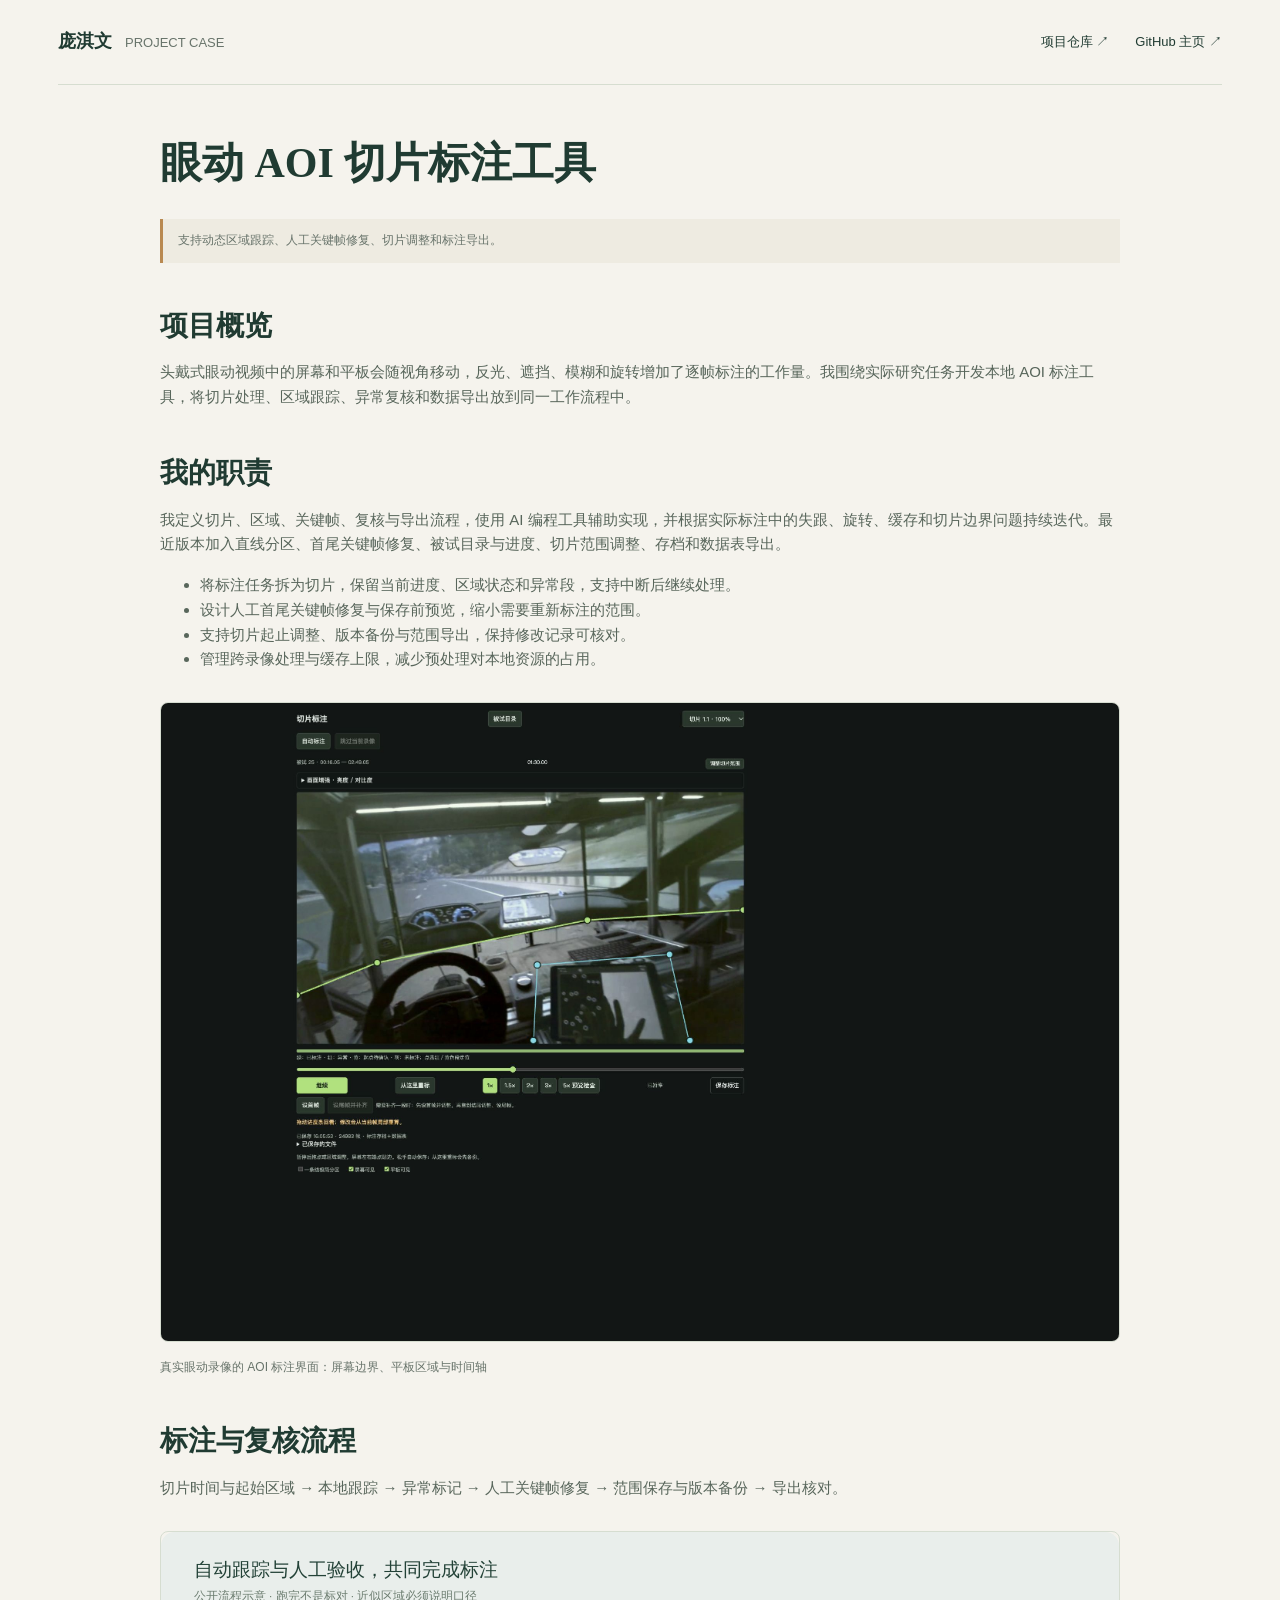
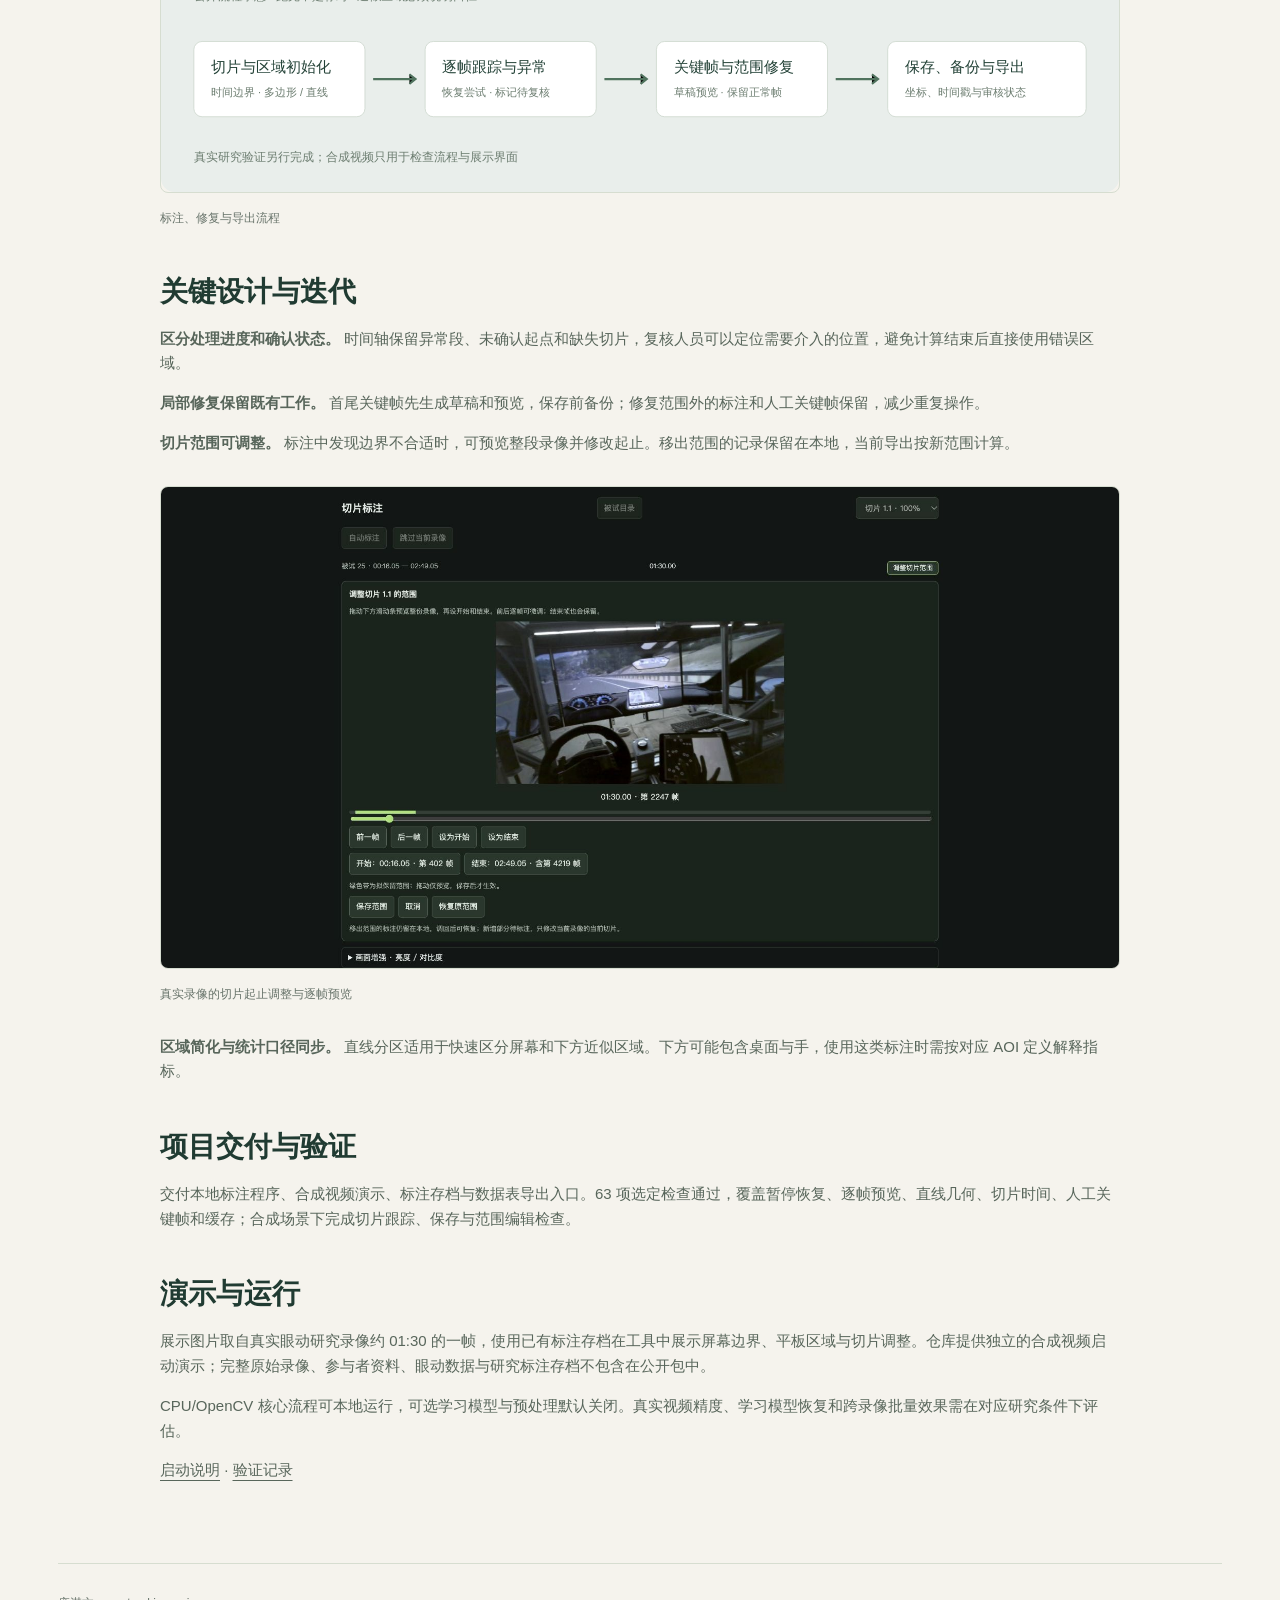
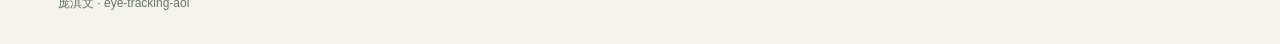
<file: index.html>
<!DOCTYPE html><html lang="zh-CN"><head><meta charset="utf-8"><meta name="viewport" content="width=device-width,initial-scale=1"><title>眼动 AOI 切片标注工具 · 庞淇文</title><link rel="stylesheet" href="style.css"><style>.case{max-width:960px;margin:50px auto 80px}.case h1{font:600 42px "Songti SC",serif}.case h2{margin-top:44px;font-size:28px}.case p,.case li{color:#58665b;font-size:15px}figure{margin:30px 0}figure img{width:100%;border:1px solid #d6ddd0;border-radius:8px}figcaption{font-size:12px;color:#68746b;margin-top:8px}.case-table{border-collapse:collapse;width:100%;font-size:13px}.case-table td,.case-table th{border-bottom:1px solid #d6ddd0;padding:12px;text-align:left}code{font-size:13px;background:#e1e8db;padding:2px 5px}@media(max-width:650px){.case h1{font-size:30px}}</style></head><body><div class="shell"><header><a class="brand" href="https://github.com/capybarra1">庞淇文<span>PROJECT CASE</span></a><nav><a href="https://github.com/capybarra1/eye-tracking-aoi">项目仓库 ↗</a><a href="https://github.com/capybarra1">GitHub 主页 ↗</a></nav></header><main class="case"><h1>眼动 AOI 切片标注工具</h1><div class="note">支持动态区域跟踪、人工关键帧修复、切片调整和标注导出。</div><h2>项目概览</h2><p>头戴式眼动视频中的屏幕和平板会随视角移动，反光、遮挡、模糊和旋转增加了逐帧标注的工作量。我围绕实际研究任务开发本地 AOI 标注工具，将切片处理、区域跟踪、异常复核和数据导出放到同一工作流程中。</p><h2>我的职责</h2><p>我定义切片、区域、关键帧、复核与导出流程，使用 AI 编程工具辅助实现，并根据实际标注中的失跟、旋转、缓存和切片边界问题持续迭代。最近版本加入直线分区、首尾关键帧修复、被试目录与进度、切片范围调整、存档和数据表导出。</p><ul><li>将标注任务拆为切片，保留当前进度、区域状态和异常段，支持中断后继续处理。</li><li>设计人工首尾关键帧修复与保存前预览，缩小需要重新标注的范围。</li><li>支持切片起止调整、版本备份与范围导出，保持修改记录可核对。</li><li>管理跨录像处理与缓存上限，减少预处理对本地资源的占用。</li></ul><figure><img src="assets/aoi-real-annotation.jpg" alt="真实眼动录像的 AOI 标注界面：屏幕边界、平板区域与时间轴"><figcaption>真实眼动录像的 AOI 标注界面：屏幕边界、平板区域与时间轴</figcaption></figure><h2>标注与复核流程</h2><p>切片时间与起始区域 → 本地跟踪 → 异常标记 → 人工关键帧修复 → 范围保存与版本备份 → 导出核对。</p><figure><img src="assets/aoi-flow.svg" alt="标注、修复与导出流程"><figcaption>标注、修复与导出流程</figcaption></figure><h2>关键设计与迭代</h2><p><strong>区分处理进度和确认状态。</strong> 时间轴保留异常段、未确认起点和缺失切片，复核人员可以定位需要介入的位置，避免计算结束后直接使用错误区域。</p><p><strong>局部修复保留既有工作。</strong> 首尾关键帧先生成草稿和预览，保存前备份；修复范围外的标注和人工关键帧保留，减少重复操作。</p><p><strong>切片范围可调整。</strong> 标注中发现边界不合适时，可预览整段录像并修改起止。移出范围的记录保留在本地，当前导出按新范围计算。</p><figure><img src="assets/aoi-real-timing.jpg" alt="真实录像的切片起止调整与逐帧预览"><figcaption>真实录像的切片起止调整与逐帧预览</figcaption></figure><p><strong>区域简化与统计口径同步。</strong> 直线分区适用于快速区分屏幕和下方近似区域。下方可能包含桌面与手，使用这类标注时需按对应 AOI 定义解释指标。</p><h2>项目交付与验证</h2><p>交付本地标注程序、合成视频演示、标注存档与数据表导出入口。63 项选定检查通过，覆盖暂停恢复、逐帧预览、直线几何、切片时间、人工关键帧和缓存；合成场景下完成切片跟踪、保存与范围编辑检查。</p><h2>演示与运行</h2><p>展示图片取自真实眼动研究录像约 01:30 的一帧，使用已有标注存档在工具中展示屏幕边界、平板区域与切片调整。仓库提供独立的合成视频启动演示；完整原始录像、参与者资料、眼动数据与研究标注存档不包含在公开包中。</p><p>CPU/OpenCV 核心流程可本地运行，可选学习模型与预处理默认关闭。真实视频精度、学习模型恢复和跨录像批量效果需在对应研究条件下评估。</p><p><a href="https://github.com/capybarra1/eye-tracking-aoi/blob/main/docs/quickstart.md">启动说明</a> · <a href="https://github.com/capybarra1/eye-tracking-aoi/blob/main/VERIFICATION.md">验证记录</a></p></main><footer>庞淇文 · eye-tracking-aoi</footer></div></body></html>
</file>
<file: style.css>
:root{--paper:#f5f3ed;--ink:#203b32;--muted:#68746b;--line:#d6ddd0;--green:#35664d;--sage:#e1e8db;--white:#fffefb;--orange:#a76c37}*{box-sizing:border-box}html{scroll-behavior:smooth}body{margin:0;background:var(--paper);color:var(--ink);font-family:'Avenir Next','PingFang SC','Microsoft YaHei',sans-serif;line-height:1.65}a{color:inherit;text-underline-offset:5px}button,input,textarea{font:inherit}button,a.button{cursor:pointer}a:focus-visible,button:focus-visible,input:focus-visible,textarea:focus-visible{outline:3px solid #b97739;outline-offset:4px}.shell{max-width:1260px;margin:auto;padding:0 48px}header{display:flex;justify-content:space-between;align-items:center;padding:27px 0;border-bottom:1px solid var(--line);gap:20px}.brand{font-size:18px;font-weight:600;text-decoration:none}.brand span{margin-left:13px;color:var(--muted);font-size:13px;font-weight:400}nav{display:flex;gap:26px;font-size:13px}nav a{text-decoration:none}.hero{padding:78px 0 58px;display:grid;grid-template-columns:1.9fr 1fr;gap:80px;align-items:end}.eyebrow{color:var(--muted);font-size:12px;letter-spacing:2px;margin:0 0 24px}.hero h1{font-family:'Songti SC','Noto Serif CJK SC',serif;font-size:64px;line-height:1.27;font-weight:600;letter-spacing:-1.8px;margin:0 0 28px}.hero h1 em{font-style:normal;color:var(--green)}.hero .intro{max-width:640px;font-size:16px;color:var(--muted)}.hero-side{border-left:1px solid var(--line);padding-left:30px;color:var(--muted);font-size:14px}.hero-side strong{display:block;color:var(--ink);font-size:27px;font-weight:500;margin-bottom:16px}.hero-side p{margin:10px 0}.chips{display:flex;gap:8px;flex-wrap:wrap;margin-top:28px}.chip{font-size:11px;border:1px solid var(--line);border-radius:40px;padding:6px 12px;color:var(--muted)}.section-label{display:flex;justify-content:space-between;border-bottom:1px solid var(--line);padding:18px 0;font-size:12px;letter-spacing:1px}.project{padding:42px 0 64px;display:grid;grid-template-columns:1.2fr 1fr;gap:50px;align-items:start;border-bottom:1px solid var(--line)}.project:nth-of-type(even){grid-template-columns:1fr 1.2fr}.number{font-size:12px;letter-spacing:2px;color:var(--orange)}h2{font-size:31px;font-family:'Songti SC',serif;margin:12px 0 16px;line-height:1.35}.project p{font-size:14px;color:var(--muted);margin:12px 0}.visual{background:var(--sage);padding:16px;border-radius:8px;border:1px solid #d0dacb}.visual img{display:block;width:100%;height:310px;object-fit:cover;object-position:top;border-radius:4px;border:1px solid #cad2c5}.caption{font-size:11px!important;color:var(--muted);margin:10px 2px 0!important}.detail-row{display:grid;grid-template-columns:72px 1fr;font-size:13px;padding:11px 0;border-top:1px solid var(--line);gap:10px}.detail-row b{font-weight:500;color:var(--ink)}.detail-row span{color:var(--muted)}.links{display:flex;gap:21px;font-size:12px;margin-top:20px}.status{display:inline-flex;border-radius:4px;background:var(--sage);padding:4px 8px;font-size:11px;color:var(--green);margin:0 0 7px}.note{font-size:12px;color:var(--muted);background:#eeebe1;border-left:3px solid #b98951;padding:12px 15px;margin:22px 0}.wide{padding:48px 0;display:grid;grid-template-columns:1fr 1fr;gap:60px}.wide p{color:var(--muted);font-size:14px}.wide h2{margin-top:0}.wide ul{font-size:14px;color:var(--muted);padding-left:20px}footer{padding:30px 0;display:flex;justify-content:space-between;font-size:12px;color:var(--muted);border-top:1px solid var(--line)}.demo-head{padding:35px 0 25px}.demo-head h1{font:600 36px 'Songti SC',serif;margin:10px 0}.demo-layout{display:grid;grid-template-columns:1.5fr 1fr;gap:32px;margin:20px 0 50px}.panel{background:var(--white);border:1px solid var(--line);border-radius:10px;padding:26px}.panel h2{font:600 20px 'Avenir Next','PingFang SC',sans-serif;margin:0 0 20px}.message{background:#edf0e8;border-radius:10px;padding:16px 20px;margin:16px 0;max-width:95%;font-size:14px}.message.user{background:#dee8de;margin-left:auto}.speaker{font-size:11px;letter-spacing:1px;color:var(--muted);display:block;margin-bottom:7px}.field{display:block;font-size:13px;margin:15px 0 6px}.panel input[type=text],.panel textarea{width:100%;border:1px solid #cdd6c7;border-radius:5px;background:#fbfaf6;padding:11px;color:var(--ink)}textarea{resize:vertical;min-height:88px}.button,button{background:var(--green);color:white;border:0;border-radius:5px;padding:11px 18px;font-size:13px;text-decoration:none;display:inline-block}.secondary{background:transparent!important;color:var(--green)!important;border:1px solid var(--line)!important}button:disabled{opacity:.5;cursor:default}.buttons{display:flex;gap:12px;flex-wrap:wrap;margin:18px 0}.steps{list-style:none;padding:0;margin:0}.steps li{padding:16px 0;border-bottom:1px solid var(--line);font-size:13px;color:var(--muted)}.steps li.active{color:var(--green);font-weight:600}.steps span{display:block;font-size:11px;font-weight:400;margin-top:3px}.hidden{display:none!important}.result{background:var(--sage);padding:18px;border-radius:5px;margin:20px 0;font-size:14px}.result.error{background:#f3e5d6;color:#85532e}.fine{font-size:12px;color:var(--muted)}@media(max-width:900px){.shell{padding:0 24px}.hero{grid-template-columns:1fr;gap:20px;padding:45px 0}.hero h1{font-size:46px}.hero-side{padding-left:0;border-left:0}.project,.project:nth-of-type(even),.wide,.demo-layout{grid-template-columns:1fr;gap:25px}.visual img{height:280px}nav{gap:12px}.brand span{display:none}.project{padding:30px 0}footer{display:block}}@media(prefers-reduced-motion:reduce){html{scroll-behavior:auto}}
</file>
